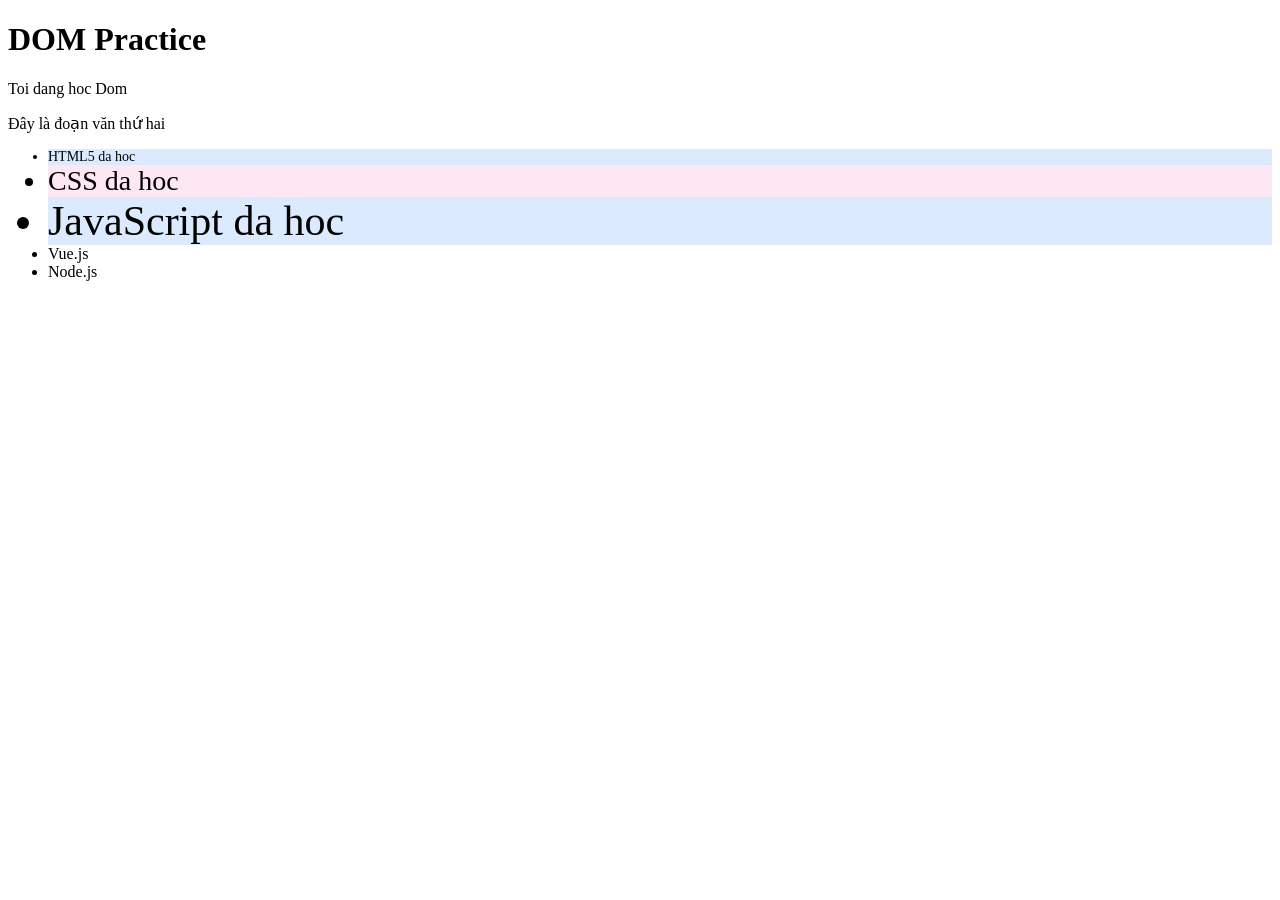
<file: session_03_javascript/projects/dom_basics.html>
<!DOCTYPE html>
<html lang="vi">
<head>
    <meta charset="UTF-8">
    <title>DOM Basics</title>
</head>
<body>
    <h1 id="title">Xin chào DOM!</h1>
    <p class="description">Đây là đoạn văn đầu tiên</p>
    <p class="description">Đây là đoạn văn thứ hai</p>
    <ul id="danh-sach">
        <li class="item">HTML</li>
        <li class="item">CSS</li>
        <li class="item">JavaScript</li>
    </ul>
    
    <script>
        document.getElementById('title').textContent = "Nguyen Viet Tien";
        document.querySelector('.description').textContent = "Toi dang hoc Dom";
        document.querySelector('.item').innerHTML = "<strong>HTML5</strong>";
        document.querySelectorAll('.item').forEach(function(item){
            item.textContent += " da hoc";
        });
        document.querySelectorAll('.item').forEach(function(item){
            item.className += " highlight";
        });
        document.querySelectorAll('.item').forEach(function(item, index){
            item.setAttribute("data-index", index);
        });
        document.getElementById('title').textContent = "DOM Practice";
        document.querySelectorAll('.item')[1].classList.toggle('text-red');
        document.querySelectorAll('.item').forEach(function(item){
            item.classList.remove('highlight');
        })
        document.querySelectorAll('.item').forEach(function(item){
        if(item.getAttribute('data-index') % 2 == 0){
            item.style.backgroundColor = '#dbeafe';
            }
        else{
            item.style.backgroundColor = '#fce7f3';
        }
        });
        document.querySelectorAll('.item').forEach(function(item){
            if(item.getAttribute('data-index') == 0){
                item.style.fontSize = ((0 + 1) * 14 ) + 'px';
            }
            else if(item.getAttribute('data-index') == 1){
                item.style.fontSize = ((1 + 1) * 14 ) + 'px';
            }
            else if(item.getAttribute('data-index') == 2){
                item.style.fontSize = ((2 + 1) * 14 ) + 'px';
            }
        });
        function themMonHoc(tenMon){
            const li = document.createElement('li');
            li.textContent = tenMon;
            return li;
        }
        const danhsach = document.getElementById('danh-sach');
        danhsach.appendChild(themMonHoc('Vue.js'));
        danhsach.appendChild(themMonHoc('Node.js'));
        console.log("Document:", document);
        console.log("Title:", document.title);
        console.log("Body:", document.body);
    </script>
</body>
</html>
</file>
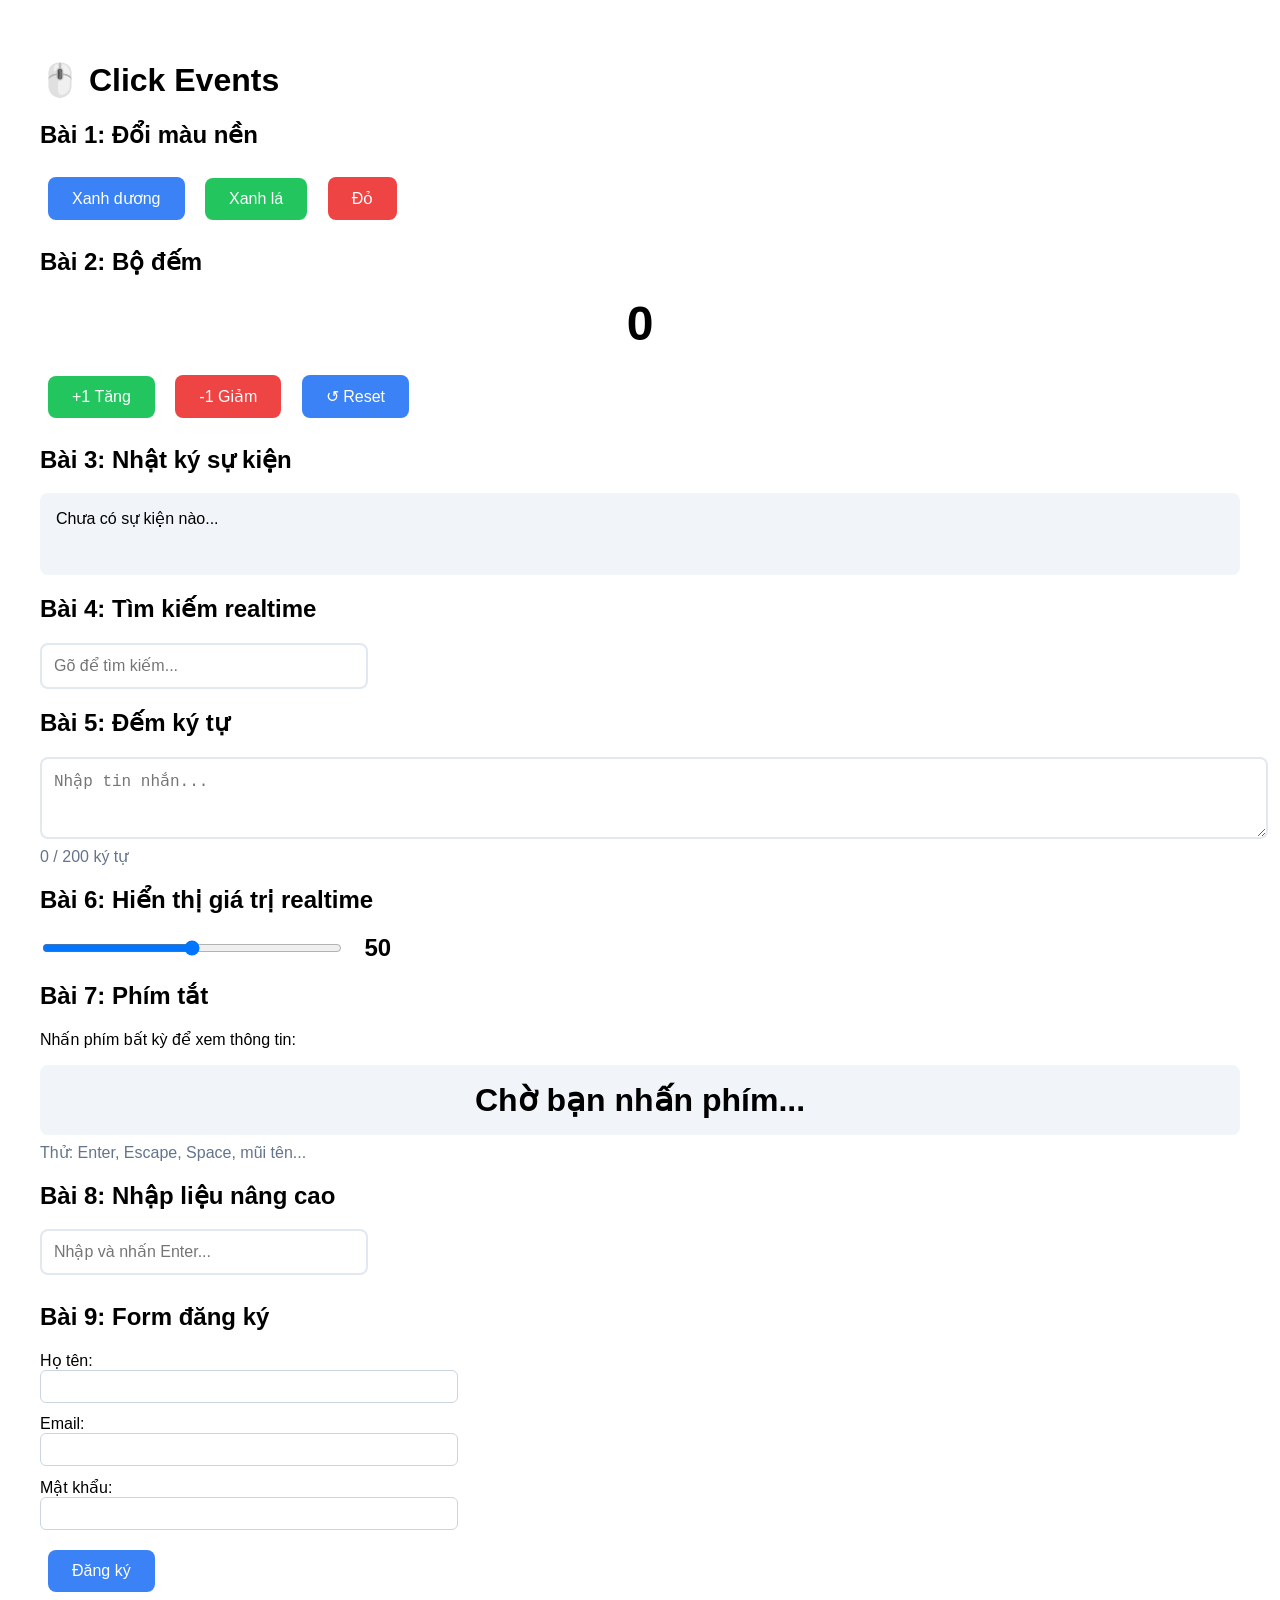
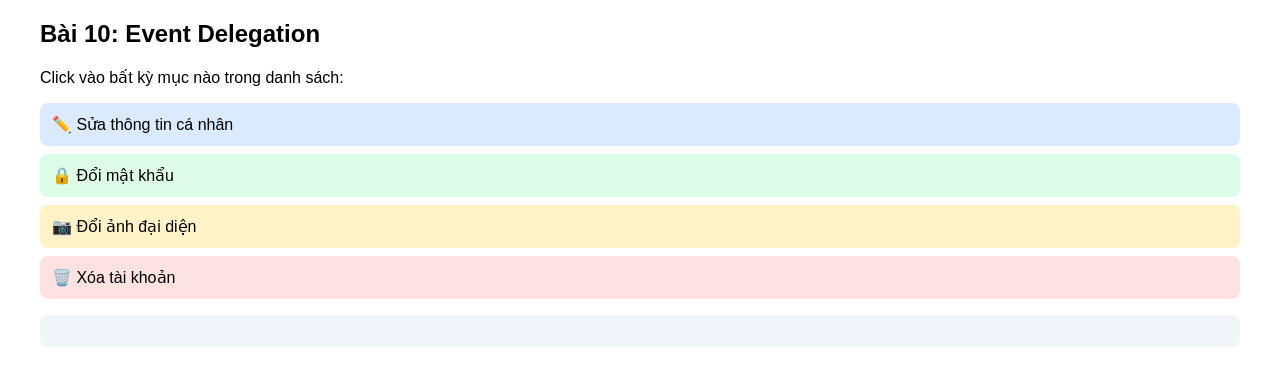
<file: session_03_javascript/projects/events_basics.html>
<!doctype html>
<html lang="vi">
  <head>
    <meta charset="UTF-8" />
    <title>Events Basics</title>
    <style>
      body {
        font-family: "Segoe UI", sans-serif;
        padding: 2rem;
        transition: background-color 0.3s;
      }
      .btn {
        padding: 0.75rem 1.5rem;
        border: none;
        border-radius: 8px;
        cursor: pointer;
        font-size: 1rem;
        margin: 0.5rem;
        transition: all 0.2s;
      }
      .btn-blue {
        background: #3b82f6;
        color: white;
      }
      .btn-green {
        background: #22c55e;
        color: white;
      }
      .btn-red {
        background: #ef4444;
        color: white;
      }
      .btn:hover {
        opacity: 0.85;
        transform: scale(1.02);
      }
      #output {
        margin-top: 1rem;
        padding: 1rem;
        background: #f1f5f9;
        border-radius: 8px;
        min-height: 50px;
      }
      .counter-display {
        font-size: 3rem;
        font-weight: 700;
        text-align: center;
        margin: 1rem 0;
      }
    </style>
  </head>
  <body>
    <h1>🖱️ Click Events</h1>

    <!-- Phần 1: Đổi màu nền -->
    <h2>Bài 1: Đổi màu nền</h2>
    <button class="btn btn-blue" id="btn-blue">Xanh dương</button>
    <button class="btn btn-green" id="btn-green">Xanh lá</button>
    <button class="btn btn-red" id="btn-red">Đỏ</button>

    <!-- Phần 2: Bộ đếm -->
    <h2>Bài 2: Bộ đếm</h2>
    <div class="counter-display" id="counter">0</div>
    <button class="btn btn-green" id="btn-increase">+1 Tăng</button>
    <button class="btn btn-red" id="btn-decrease">-1 Giảm</button>
    <button class="btn btn-blue" id="btn-reset">↺ Reset</button>

    <!-- Phần 3: Output -->
    <h2>Bài 3: Nhật ký sự kiện</h2>
    <div id="output">Chưa có sự kiện nào...</div>
    <!-- Thêm vào events_basics.html trước </body> -->

    <h2>Bài 4: Tìm kiếm realtime</h2>
    <input
      type="text"
      id="search-input"
      placeholder="Gõ để tìm kiếm..."
      style="
        padding: 0.75rem;
        width: 300px;
        border: 2px solid #e2e8f0;
        border-radius: 8px;
        font-size: 1rem;
      "
    />
    <p id="search-result" style="margin-top: 0.5rem; color: #64748b"></p>

    <h2>Bài 5: Đếm ký tự</h2>
    <textarea
      id="message-input"
      placeholder="Nhập tin nhắn..."
      rows="3"
      style="
        padding: 0.75rem;
        width: 100%;
        border: 2px solid #e2e8f0;
        border-radius: 8px;
        font-size: 1rem;
        resize: vertical;
      "
    ></textarea>
    <p id="char-count" style="margin-top: 0.25rem; color: #64748b">
      0 / 200 ký tự
    </p>

    <h2>Bài 6: Hiển thị giá trị realtime</h2>
    <input
      type="range"
      id="range-input"
      min="0"
      max="100"
      value="50"
      style="width: 300px"
    />
    <span
      id="range-value"
      style="font-size: 1.5rem; font-weight: 700; margin-left: 1rem"
      >50</span
    >
    <h2>Bài 7: Phím tắt</h2>
    <p>Nhấn phím bất kỳ để xem thông tin:</p>
    <div
      id="key-display"
      style="
        font-size: 2rem;
        font-weight: 700;
        padding: 1rem;
        background: #f1f5f9;
        border-radius: 8px;
        text-align: center;
      "
    >
      Chờ bạn nhấn phím...
    </div>
    <p style="margin-top: 0.5rem; color: #64748b">
      Thử: Enter, Escape, Space, mũi tên...
    </p>

    <h2>Bài 8: Nhập liệu nâng cao</h2>
    <input
      type="text"
      id="special-input"
      placeholder="Nhập và nhấn Enter..."
      style="
        padding: 0.75rem;
        width: 300px;
        border: 2px solid #e2e8f0;
        border-radius: 8px;
        font-size: 1rem;
      "
    />
    <div
      id="tag-list"
      style="margin-top: 0.5rem; display: flex; flex-wrap: wrap; gap: 0.5rem"
    ></div>
    <!-- Thêm vào events_basics.html -->

    <h2>Bài 9: Form đăng ký</h2>
    <form id="register-form" style="max-width: 400px">
      <div style="margin-bottom: 0.75rem">
        <label>Họ tên:</label><br />
        <input
          type="text"
          id="reg-name"
          required
          style="
            width: 100%;
            padding: 0.5rem;
            border: 1px solid #cbd5e1;
            border-radius: 6px;
          "
        />
      </div>
      <div style="margin-bottom: 0.75rem">
        <label>Email:</label><br />
        <input
          type="email"
          id="reg-email"
          required
          style="
            width: 100%;
            padding: 0.5rem;
            border: 1px solid #cbd5e1;
            border-radius: 6px;
          "
        />
      </div>
      <div style="margin-bottom: 0.75rem">
        <label>Mật khẩu:</label><br />
        <input
          type="password"
          id="reg-password"
          required
          minlength="6"
          style="
            width: 100%;
            padding: 0.5rem;
            border: 1px solid #cbd5e1;
            border-radius: 6px;
          "
        />
      </div>
      <button type="submit" class="btn btn-blue">Đăng ký</button>
    </form>
    <div id="form-result" style="margin-top: 1rem"></div>
    <!-- Thêm vào events_basics.html -->

    <h2>Bài 10: Event Delegation</h2>
    <p>Click vào bất kỳ mục nào trong danh sách:</p>
    <ul id="delegation-list" style="list-style: none; padding: 0">
      <li
        data-action="edit"
        style="
          padding: 0.75rem;
          margin: 0.5rem 0;
          background: #dbeafe;
          border-radius: 8px;
          cursor: pointer;
        "
      >
        ✏️ Sửa thông tin cá nhân
      </li>
      <li
        data-action="password"
        style="
          padding: 0.75rem;
          margin: 0.5rem 0;
          background: #dcfce7;
          border-radius: 8px;
          cursor: pointer;
        "
      >
        🔒 Đổi mật khẩu
      </li>
      <li
        data-action="avatar"
        style="
          padding: 0.75rem;
          margin: 0.5rem 0;
          background: #fef3c7;
          border-radius: 8px;
          cursor: pointer;
        "
      >
        📷 Đổi ảnh đại diện
      </li>
      <li
        data-action="delete"
        style="
          padding: 0.75rem;
          margin: 0.5rem 0;
          background: #fee2e2;
          border-radius: 8px;
          cursor: pointer;
        "
      >
        🗑️ Xóa tài khoản
      </li>
    </ul>
    <div
      id="delegation-output"
      style="
        margin-top: 1rem;
        padding: 1rem;
        background: #f1f5f9;
        border-radius: 8px;
      "
    ></div>
    <script>
      // ===== BÀI 1: ĐỔI MÀU NỀN =====
      const btnBlue = document.getElementById("btn-blue");
      const btnGreen = document.getElementById("btn-green");
      const btnRed = document.getElementById("btn-red");

      btnBlue.addEventListener("click", () => {
        document.body.style.backgroundColor = "#dbeafe";
        logEvent("Đã chuyển sang màu xanh dương");
      });

      btnGreen.addEventListener("click", () => {
        document.body.style.backgroundColor = "#dcfce7";
        logEvent("Đã chuyển sang màu xanh lá");
      });

      btnRed.addEventListener("click", () => {
        document.body.style.backgroundColor = "#fee2e2";
        logEvent("Đã chuyển sang màu đỏ");
      });

      // ===== BÀI 2: BỘ ĐẾM =====
      let count = 0;
      const counterEl = document.getElementById("counter");

      document.getElementById("btn-increase").addEventListener("click", () => {
        count++;
        counterEl.textContent = count;
        counterEl.style.color = count > 0 ? "#22c55e" : "#1e293b";
        logEvent(`Tăng: ${count}`);
      });

      document.getElementById("btn-decrease").addEventListener("click", () => {
        count--;
        counterEl.textContent = count;
        counterEl.style.color = count < 0 ? "#ef4444" : "#1e293b";
        logEvent(`Giảm: ${count}`);
      });

      document.getElementById("btn-reset").addEventListener("click", () => {
        count = 0;
        counterEl.textContent = count;
        counterEl.style.color = "#1e293b";
        logEvent("Reset về 0");
      });

      // ===== BÀI 3: NHẬT KÝ =====
      const output = document.getElementById("output");

      function logEvent(message) {
        const time = new Date().toLocaleTimeString("vi-VN");
        output.innerHTML = `<div>[${time}] ${message}</div>` + output.innerHTML;
      }
      // ===== BÀI 4: TÌM KIẾM REALTIME =====
      const searchInput = document.getElementById("search-input");
      const searchResult = document.getElementById("search-result");

      const monHoc = [
        "HTML cơ bản",
        "CSS Layout",
        "JavaScript DOM",
        "Bootstrap 5",
        "React cơ bản",
        "Vue.js",
        "Node.js",
        "TypeScript",
        "Git & GitHub",
        "REST API",
      ];

      searchInput.addEventListener("input", (e) => {
        const query = e.target.value.toLowerCase().trim();

        if (query === "") {
          searchResult.textContent = "Gõ để tìm kiếm...";
          return;
        }

        const ketQua = monHoc.filter((mon) =>
          mon.toLowerCase().includes(query),
        );

        if (ketQua.length > 0) {
          searchResult.innerHTML = `Tìm thấy <strong>${ketQua.length}</strong> kết quả: ${ketQua.join(", ")}`;
          searchResult.style.color = "#166534";
        } else {
          searchResult.textContent = `Không tìm thấy "${query}"`;
          searchResult.style.color = "#991b1b";
        }
      });

      // ===== BÀI 5: ĐẾM KÝ TỰ =====
      const messageInput = document.getElementById("message-input");
      const charCount = document.getElementById("char-count");

      messageInput.addEventListener("input", (e) => {
        const length = e.target.value.length;
        charCount.textContent = `${length} / 200 ký tự`;

        if (length > 200) {
          charCount.style.color = "#ef4444";
          charCount.textContent += " — Vượt quá giới hạn!";
        } else if (length > 150) {
          charCount.style.color = "#f59e0b";
        } else {
          charCount.style.color = "#64748b";
        }
      });

      // ===== BÀI 6: RANGE SLIDER =====
      const rangeInput = document.getElementById("range-input");
      const rangeValue = document.getElementById("range-value");

      rangeInput.addEventListener("input", (e) => {
        rangeValue.textContent = e.target.value;

        // Đổi màu theo giá trị
        const val = parseInt(e.target.value);
        if (val < 30) rangeValue.style.color = "#3b82f6";
        else if (val < 70) rangeValue.style.color = "#22c55e";
        else rangeValue.style.color = "#ef4444";
      });
      // ===== BÀI 7: PHÍM TẮT =====
      const keyDisplay = document.getElementById("key-display");

      document.addEventListener("keydown", (e) => {
        keyDisplay.innerHTML = `
        <span style="color:#3b82f6;">Key:</span> "${e.key}" &nbsp;|&nbsp;
        <span style="color:#22c55e;">Code:</span> "${e.code}" &nbsp;|&nbsp;
        <span style="color:#f59e0b;">Shift:</span> ${e.shiftKey} &nbsp;|&nbsp;
        <span style="color:#ef4444;">Ctrl:</span> ${e.ctrlKey}
    `;
      });

      // ===== BÀI 8: TAG INPUT (nhập + Enter) =====
      const specialInput = document.getElementById("special-input");
      const tagList = document.getElementById("tag-list");
      let tags = [];

      specialInput.addEventListener("keydown", (e) => {
        if (e.key === "Enter") {
          e.preventDefault();
          const value = specialInput.value.trim();

          if (value === "") return;
          if (tags.includes(value)) {
            alert("Tag này đã tồn tại!");
            return;
          }

          tags.push(value);
          renderTags();
          specialInput.value = "";
        }

        if (
          e.key === "Backspace" &&
          specialInput.value === "" &&
          tags.length > 0
        ) {
          tags.pop();
          renderTags();
        }
      });

      function renderTags() {
        tagList.innerHTML = tags
          .map(
            (tag, index) => `
        <span style="
            background:#dbeafe;
            padding:0.3rem 0.8rem;
            border-radius:999px;
            font-size:0.85rem;
            display:flex;
            align-items:center;
            gap:0.3rem;
        ">
            ${tag}
            <button onclick="removeTag(${index})" style="
                border:none;
                background:transparent;
                cursor:pointer;
                font-size:1rem;
                color:#3b82f6;
            ">&times;</button>
        </span>
    `,
          )
          .join("");
      }

      function removeTag(index) {
        tags.splice(index, 1);
        renderTags();
      }
      // ===== BÀI 9: FORM SUBMIT =====
      const form = document.getElementById("register-form");
      const formResult = document.getElementById("form-result");

      form.addEventListener("submit", (e) => {
        // ⚠️ QUAN TRỌNG: Ngăn form reload trang
        e.preventDefault();

        // Lấy giá trị
        const name = document.getElementById("reg-name").value.trim();
        const email = document.getElementById("reg-email").value.trim();
        const password = document.getElementById("reg-password").value;

        // Validate đơn giản
        if (name.length < 2) {
          showFormError("Họ tên phải ít nhất 2 ký tự");
          return;
        }

        if (!email.includes("@")) {
          showFormError("Email không hợp lệ");
          return;
        }

        if (password.length < 6) {
          showFormError("Mật khẩu phải ít nhất 6 ký tự");
          return;
        }

        // Thành công
        formResult.innerHTML = `
        <div style="background:#dcfce7; padding:1rem; border-radius:8px; border-left:4px solid #22c55e;">
            ✅ <strong>Đăng ký thành công!</strong><br>
            Họ tên: ${name}<br>
            Email: ${email}
        </div>
    `;

        // Reset form
        form.reset();
      });

      function showFormError(message) {
        formResult.innerHTML = `
        <div style="background:#fee2e2; padding:1rem; border-radius:8px; border-left:4px solid #ef4444;">
            ❌ ${message}
        </div>
    `;
      }
      // ===== BÀI 10: EVENT DELEGATION =====
      // Thay vì gắn listener cho TỪNG <li>, ta gắn 1 listener cho <ul>

      const list = document.getElementById("delegation-list");
      const delegationOutput = document.getElementById("delegation-output");

      list.addEventListener("click", (e) => {
        // e.target = phần tử được click trực tiếp
        // closest('li') = tìm phần tử <li> gần nhất (kể từ e.target)

        const li = e.target.closest("li");
        if (!li) return; // Click vào vùng trống → bỏ qua

        const action = li.dataset.action;

        const messages = {
          edit: "✏️ Bạn chọn: Sửa thông tin cá nhân",
          password: "🔒 Bạn chọn: Đổi mật khẩu",
          avatar: "📷 Bạn chọn: Đổi ảnh đại diện",
          delete: "🗑️ Bạn chọn: Xóa tài khoản",
        };

        delegationOutput.innerHTML = `<strong>${messages[action] || "Không xác định"}</strong>`;

        // Highlight mục được chọn
        list.querySelectorAll("li").forEach((item) => {
          item.style.outline = "none";
        });
        li.style.outline = "3px solid #3b82f6";
      });
    </script>
    <!-- 1. event input dùng khi mỗi ký tự được nhập, dùng cho các tìm kiếm realtime, đếm ký tự còn change dùng khi blue/commit và dùng cho các select, checkbox, date picker  -->
    <!-- 2. Dùng e.target.value sẽ hiện luôn các thông tin hiện có mà liên quan đến ký tự vừa nhập của user-->
  </body>
</html>
</file>
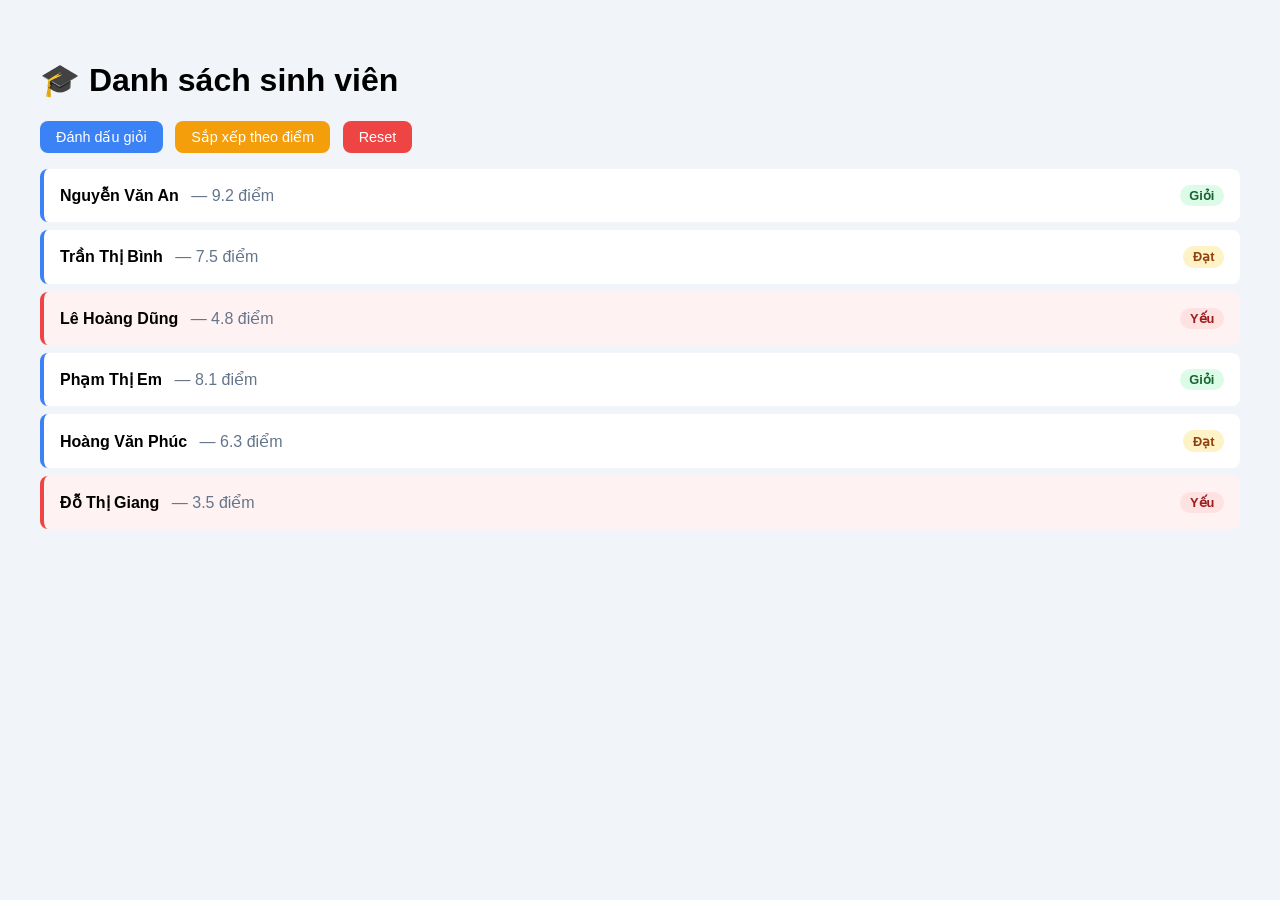
<file: session_03_javascript/projects/student_list.html>
<!DOCTYPE html>
<html lang="vi">
<head>
    <meta charset="UTF-8">
    <title>Danh sách sinh viên</title>
    <style>
        body { font-family: 'Segoe UI', sans-serif; padding: 2rem; background: #f1f5f9; }
        .student-card {
            background: white;
            padding: 1rem;
            margin-bottom: 0.5rem;
            border-radius: 8px;
            border-left: 4px solid #3b82f6;
            display: flex;
            justify-content: space-between;
            align-items: center;
        }
        .student-card.top { border-left-color: #22c55e; background: #f0fdf4; }
        .student-card.warning { border-left-color: #f59e0b; background: #fffbeb; }
        .student-card.fail { border-left-color: #ef4444; background: #fef2f2; }
        .badge {
            padding: 0.2rem 0.6rem;
            border-radius: 999px;
            font-size: 0.8rem;
            font-weight: 600;
        }
        .badge-green { background: #dcfce7; color: #166534; }
        .badge-yellow { background: #fef3c7; color: #92400e; }
        .badge-red { background: #fee2e2; color: #991b1b; }
        #controls { margin-bottom: 1rem; }
        button {
            padding: 0.5rem 1rem;
            border: none;
            border-radius: 8px;
            cursor: pointer;
            font-size: 0.9rem;
            margin-right: 0.5rem;
        }
        .btn-primary { background: #3b82f6; color: white; }
        .btn-warning { background: #f59e0b; color: white; }
        .btn-danger { background: #ef4444; color: white; }
    </style>
</head>
<body>
    <h1>🎓 Danh sách sinh viên</h1>

    <div id="controls">
        <button class="btn-primary" id="btn-highlight">Đánh dấu giỏi</button>
        <button class="btn-warning" id="btn-sort">Sắp xếp theo điểm</button>
        <button class="btn-danger" id="btn-reset">Reset</button>
    </div>

    <div id="student-list"></div>

    <script>
        // ===== DATA =====
        const students = [
            { ten: "Nguyễn Văn An",    diem: 9.2 },
            { ten: "Trần Thị Bình",    diem: 7.5 },
            { ten: "Lê Hoàng Dũng",    diem: 4.8 },
            { ten: "Phạm Thị Em",      diem: 8.1 },
            { ten: "Hoàng Văn Phúc",   diem: 6.3 },
            { ten: "Đỗ Thị Giang",     diem: 3.5 },
        ];

        const studentList = document.getElementById('student-list');

        // ===== RENDER FUNCTION =====
        function renderStudents(data) {
            studentList.innerHTML = ''; // Xóa cũ

            data.forEach((sv, index) => {
                // Tạo card
                const card = document.createElement('div');
                card.classList.add('student-card');

                // Xếp loại
                let xepLoai, badgeClass;
                if (sv.diem >= 8) {
                    xepLoai = "Giỏi";
                    badgeClass = "badge-green";
                } else if (sv.diem >= 5) {
                    xepLoai = "Đạt";
                    badgeClass = "badge-yellow";
                } else {
                    xepLoai = "Yếu";
                    badgeClass = "badge-red";
                    card.classList.add('fail');
                }

                // InnerHTML
                card.innerHTML = `
                    <div>
                        <strong>${sv.ten}</strong>
                        <span style="color:#64748b; margin-left:0.5rem">— ${sv.diem} điểm</span>
                    </div>
                    <span class="badge ${badgeClass}">${xepLoai}</span>
                `;

                studentList.appendChild(card);
            });
        }

        // ===== NÚT "ĐÁNH DẤU GIỎI" =====
        document.getElementById('btn-highlight').addEventListener('click', () => {
            const cards = studentList.querySelectorAll('.student-card');
            cards.forEach((card, index) => {
                if (students[index].diem >= 8) {
                    card.classList.add('top');
                }
            });
        });

        // ===== NÚT "SẮP XẾP" =====
        document.getElementById('btn-sort').addEventListener('click', () => {
            const sorted = [...students].sort((a, b) => b.diem - a.diem);
            renderStudents(sorted);
        });

        // ===== NÚT "RESET" =====
        document.getElementById('btn-reset').addEventListener('click', () => {
            renderStudents(students);
        });

        // ===== RENDER LẦN ĐẦU =====
        renderStudents(students);
    </script>
</body>
</html>
</file>
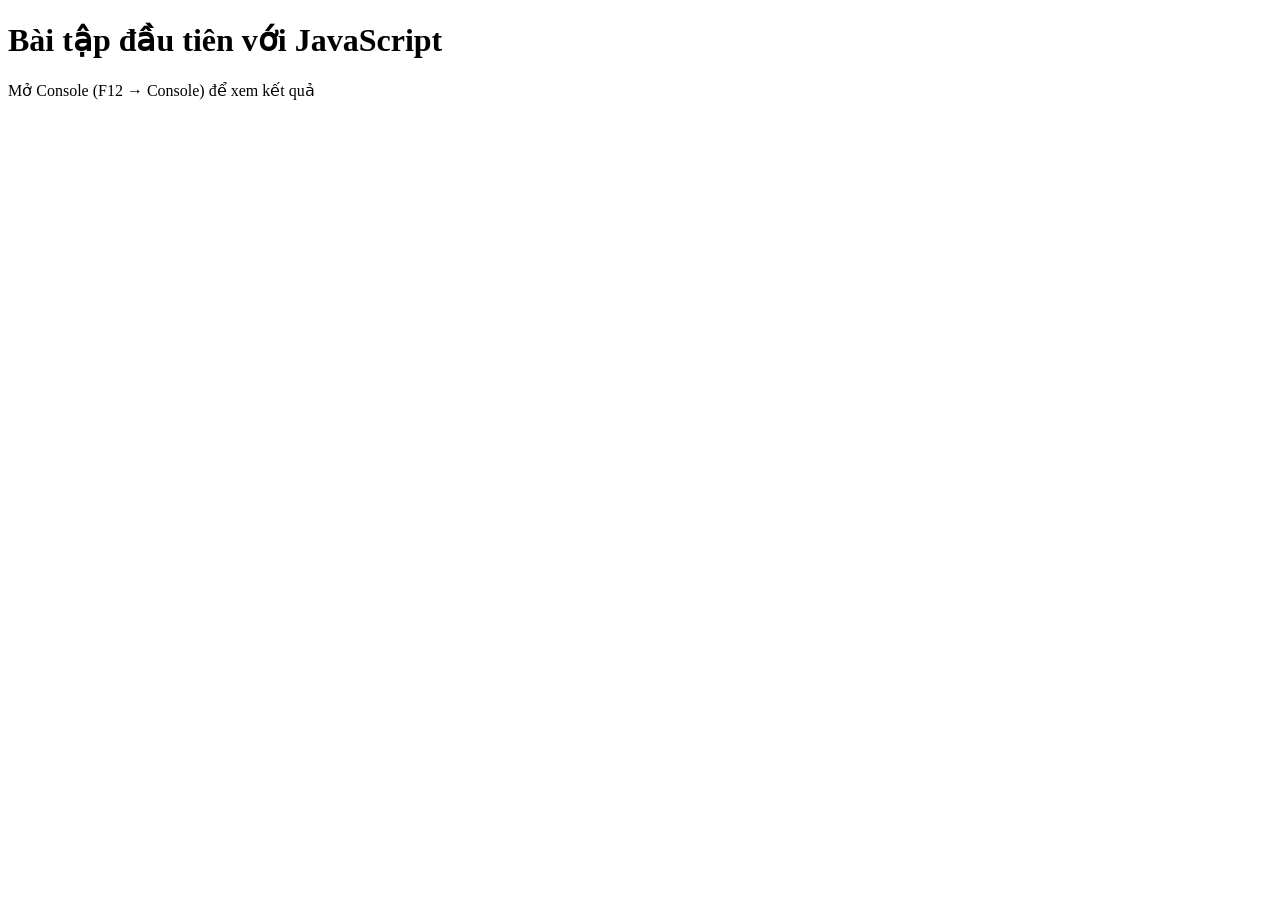
<file: session_03_javascript/projects/portfolio_js/hello.html>
<!DOCTYPE html>
    <html lang="vi">
    <head>
        <meta charset="UTF-8">
        <title>Hello JavaScript</title>
    </head>
    <body>
        <h1>Bài tập đầu tiên với JavaScript</h1>
        <p>Mở Console (F12 → Console) để xem kết quả</p>

        <script>
        let HoTen = "Nguyen Viet Tien";
        let diaChi = 'Ha Noi';
        let xinChao = `Xin chao ${HoTen}`;
        let MonHoc = "CSE391";
        let TinChi = 3;
        let BatBuoc = true;
        let DiemSo;
        let SanPham = "Laptop";
        let SoLuong = "2";
        let DonGia = "15000000";
        const pi = 3.1415;
        let BanKinh = 5;
        let Diem = 5;
        let DiemChuyenCan = 7;
        let MonAn = ["Com", "Bun Cha", "Pho", "Mi Tom"]
        let HoSo = {
            HoTen: "Nguyen Viet Tien",
            Tuoi : 19,
            Nganh : "CNTT",
            SoThich : ["Cau Long", "Da Bong", "TA"],
            diachi : {
                tinh : "Ha Noi",
                quan : "Ha Dong",
                duong : 70,
            }
        }
        function maxHaiSo(a, b){
            if(a > b){
                return a;
            }
            else{
                return b;
            }
        }
        function laNamNhuan(nam){
            if(nam % 4 == 0 && nam % 100 != 0 || nam % 400 == 0){
                return "Nam nhuan";
            }
            else{
                return "Khong phai nam nhuan";
            }
        }
        function gioiThieu(hoten, tuoi, nganh){
            return "Toi ten la: " + hoten + ", " + tuoi + " tuoi" + ", " + "hoc " + nganh;
        }
        function tinhGiaBan (giaGoc, giamGia = 0){
            return giaGoc - (giaGoc * giamGia / 100);
        }
        console.log(typeof HoTen);   
        console.log(xinChao);
        console.log("Mon Hoc:", MonHoc);
        console.log("So tin chi:", TinChi);
        console.log("Bat buoc:", BatBuoc);
        console.log("Diem: ", DiemSo);
        console.log("Don gia: ", SoLuong * DonGia);
        console.log("Dien tich hinh tron: ", pi*BanKinh*BanKinh);
        console.log("Chu vi hinh tron: ", 2 * pi * BanKinh);
        console.log((Diem >= 5 && DiemChuyenCan >= 7) ? "Pass" : "Fail");
        console.log((Diem >=8.5 ) ? "A grade" : Diem >= 7 ? "B grade" : Diem >= 5 ? "C grade" : "D grade");
        MonAn.unshift("Com Tam Sa Bi Chuong");
        MonAn.pop();
        MonAn.push("Kho ga");
        console.log("Cac mon yeu thich:", MonAn);
        console.log("Mon an dau tien:", MonAn[0]);
        console.log("Mon an cuoi cung: ", MonAn[4]);
        console.log("Pho o vi tri so: ", MonAn.indexOf("Pho"));
        console.log("Thong tin bao gom:", Object.keys(HoSo));
        console.log("Toi la: ", HoSo.HoTen, HoSo["Tuoi"], "tuoi" , "hoc nganh", HoSo.Nganh);
        console.log("So thich: ", HoSo.SoThich[0]);
        console.log("Dia chi: ", Object.values(HoSo.diachi));
        HoSo.email = "tienexample@gmail.com"
        console.log("So lon hon la: ", maxHaiSo(10, 15));
        console.log("2024", laNamNhuan(2024));
        console.log("Thong tin ca nhan: ", gioiThieu("Tien", 19, "CNTT"));
        console.log("Gia ban: ", tinhGiaBan(20000, 15));
        </script>
    </body>
    </html>
</file>
